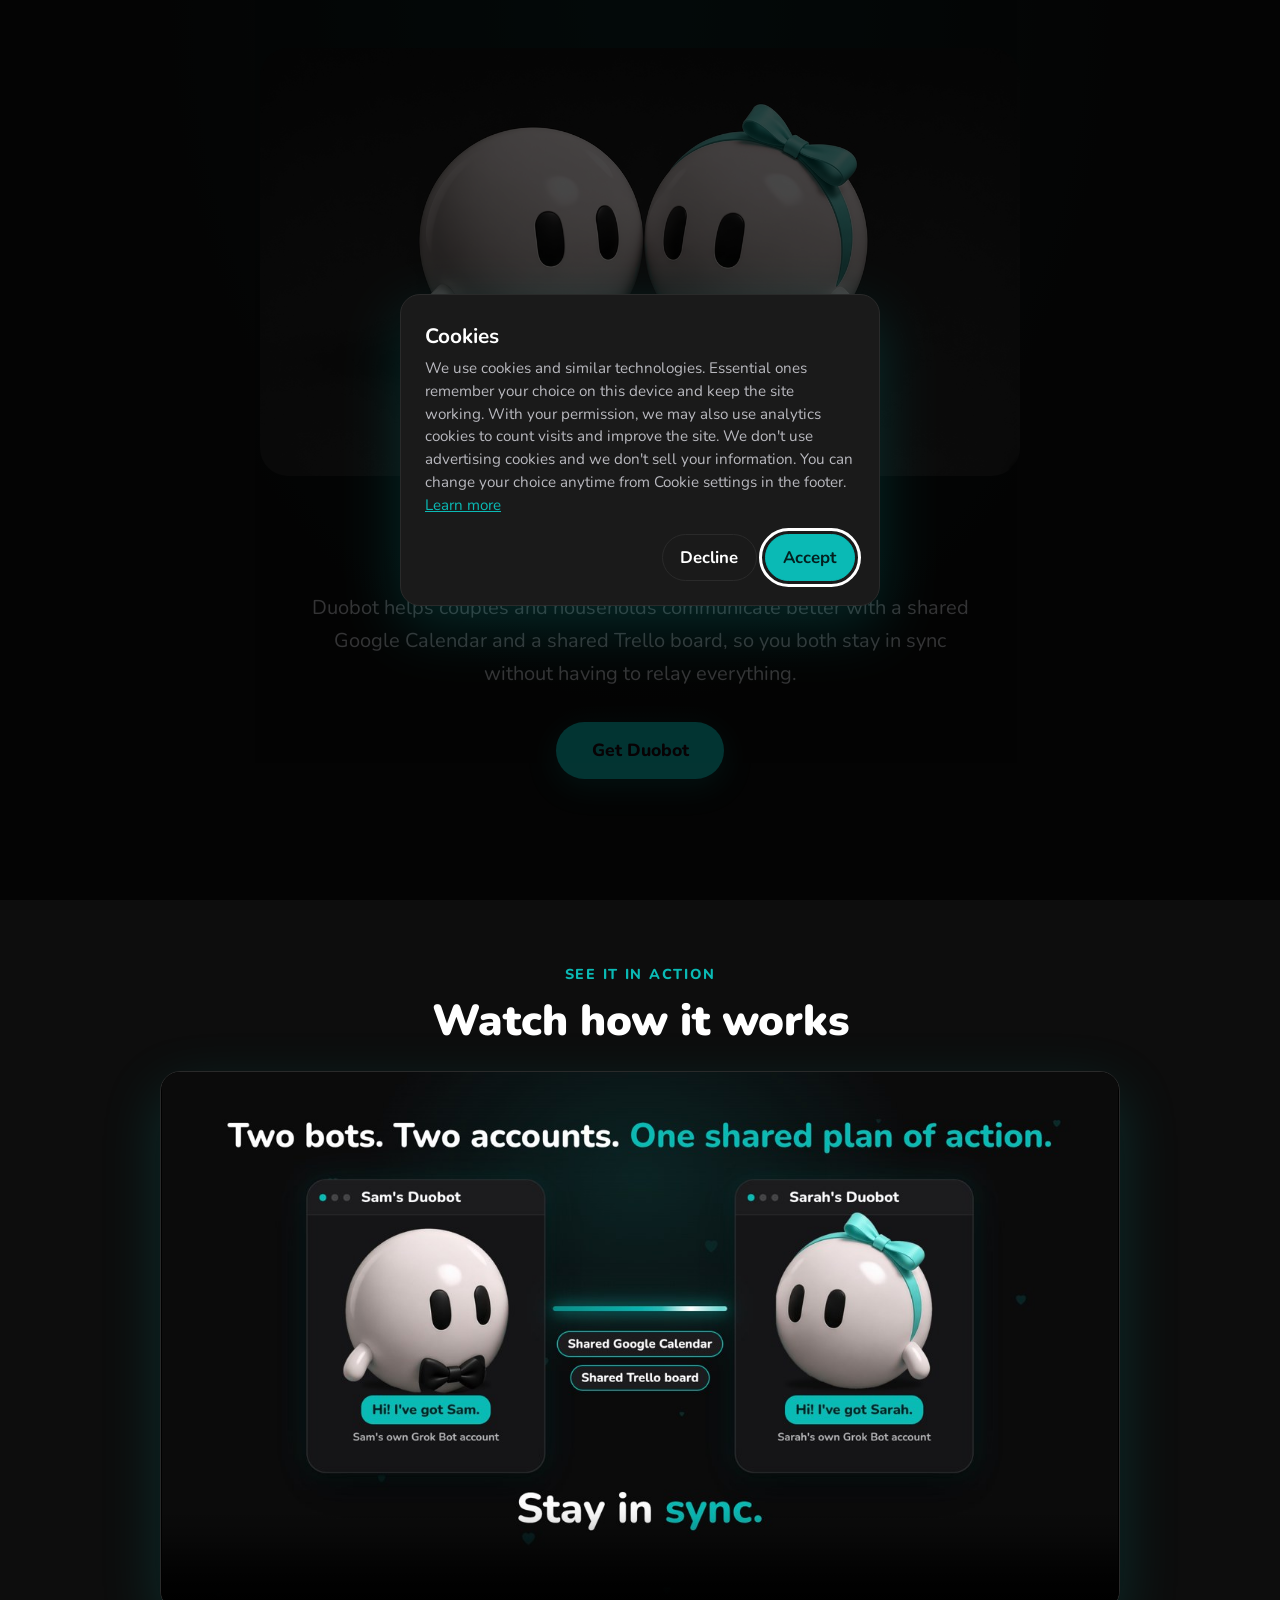
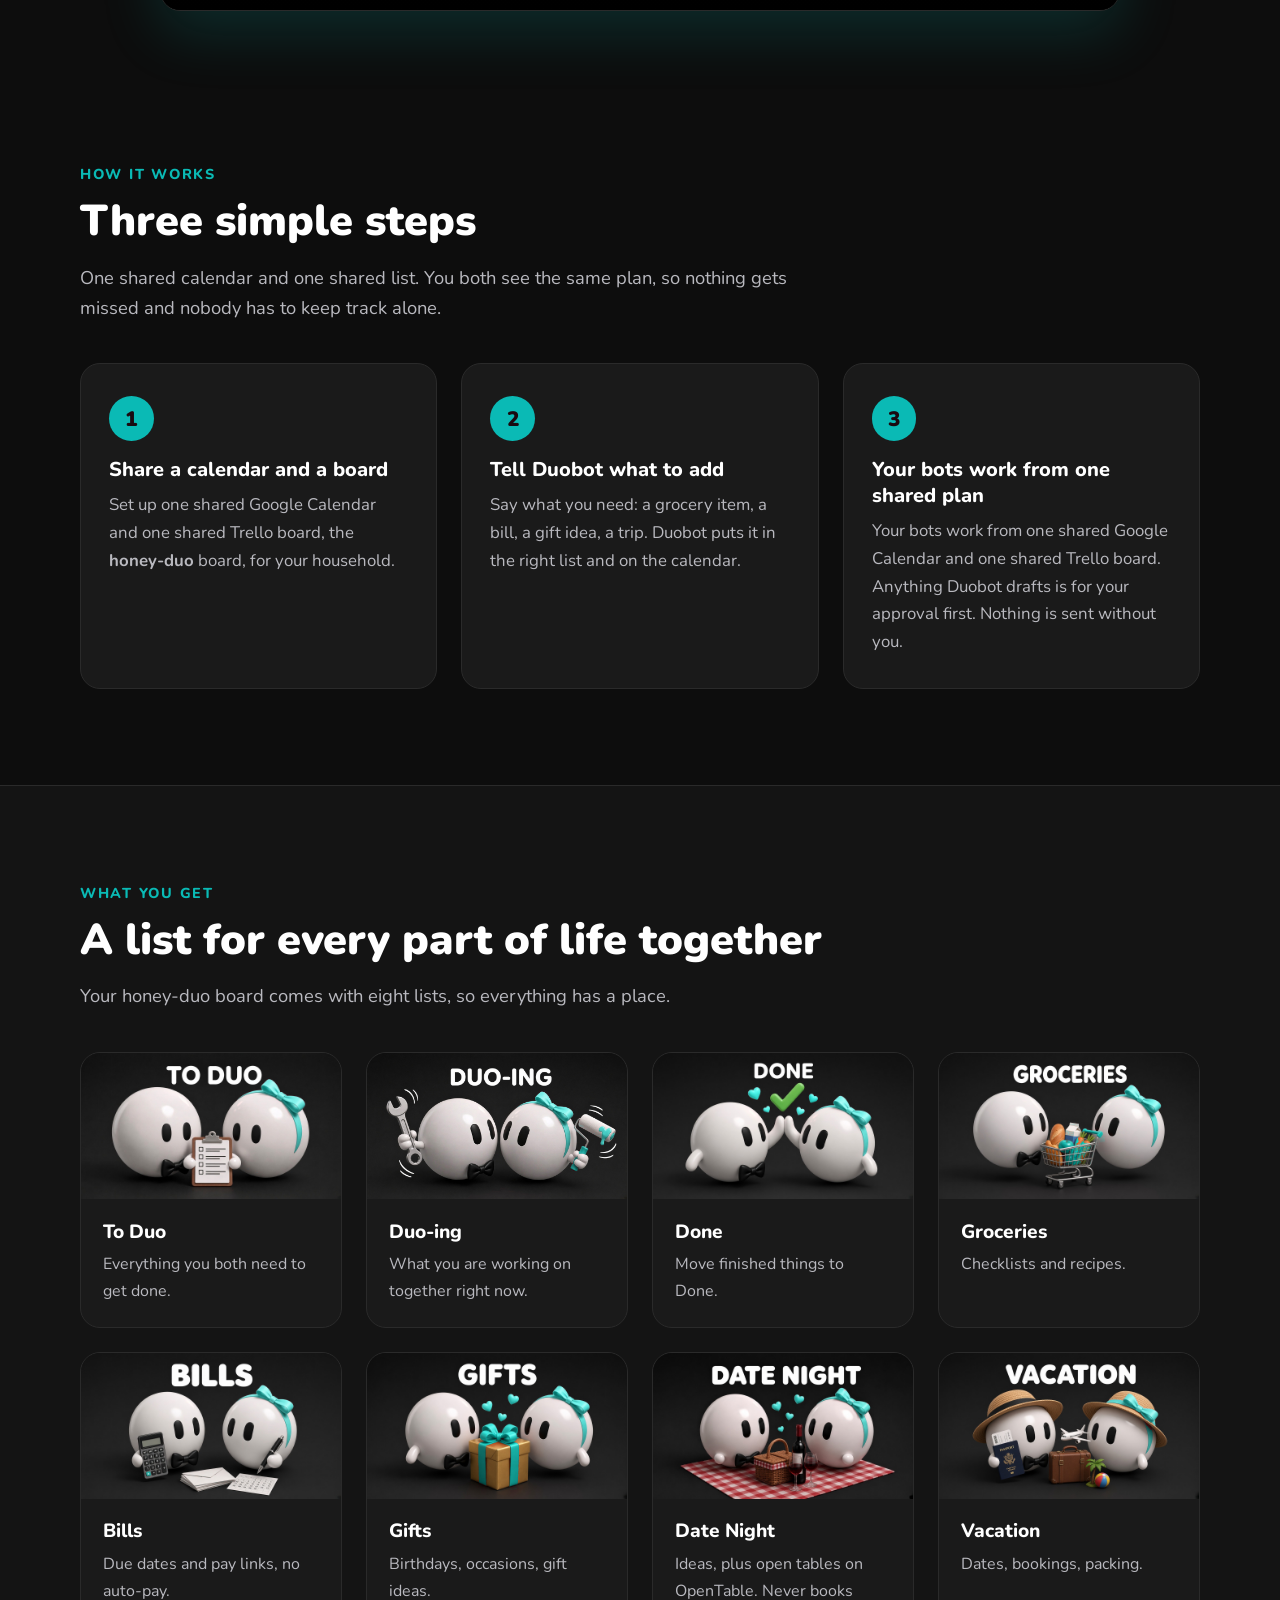
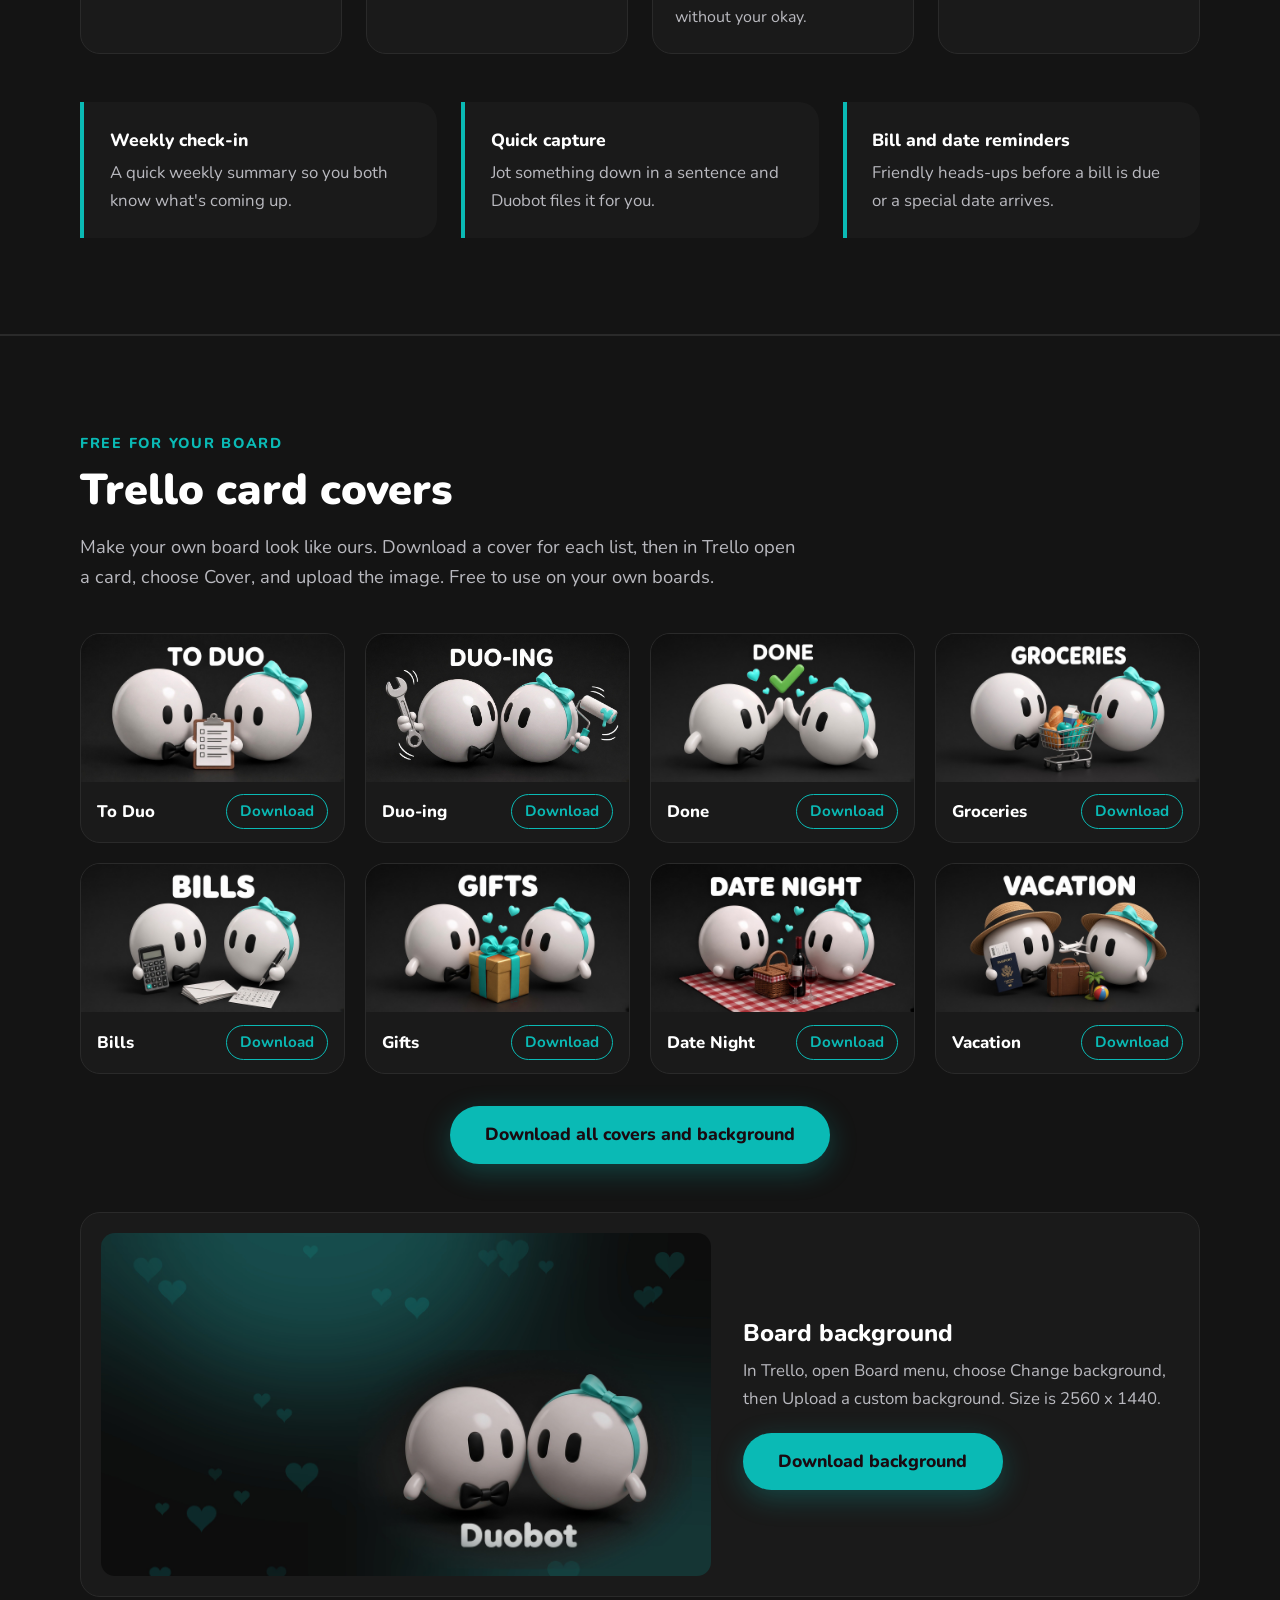
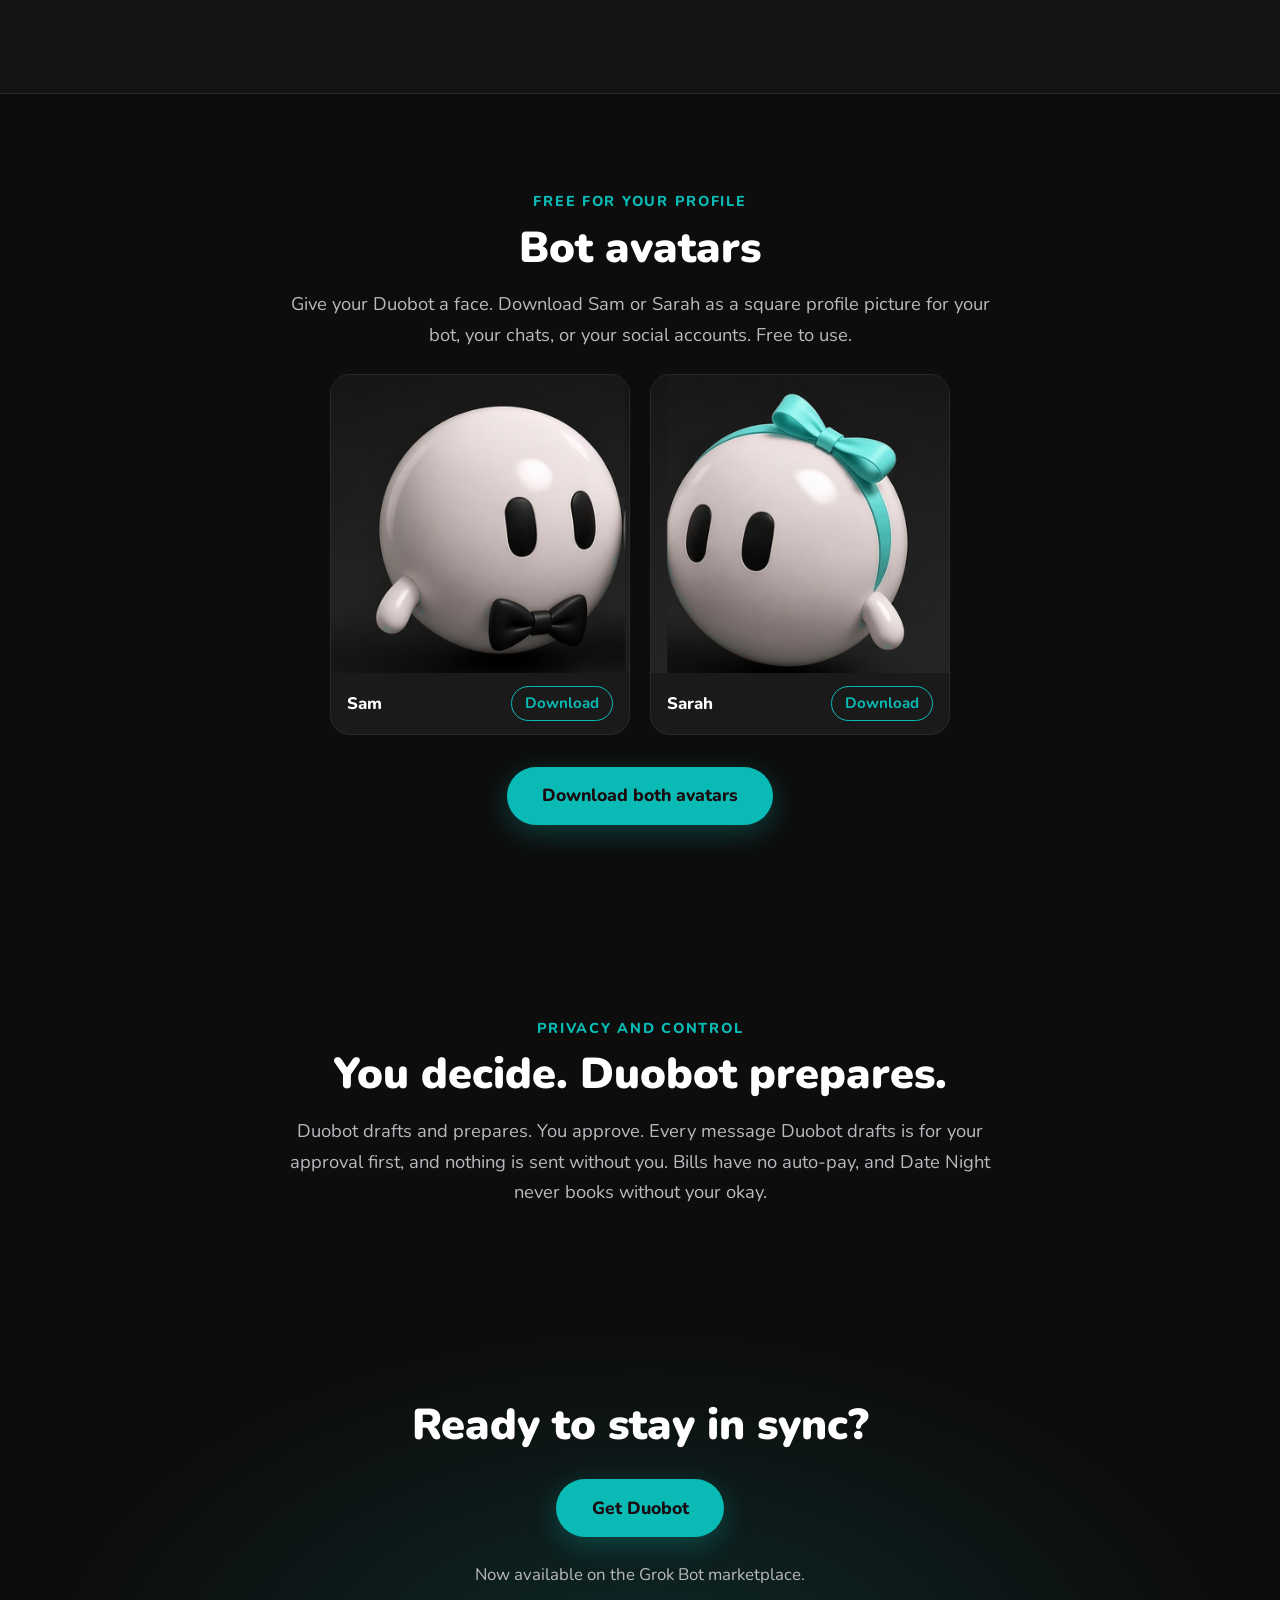
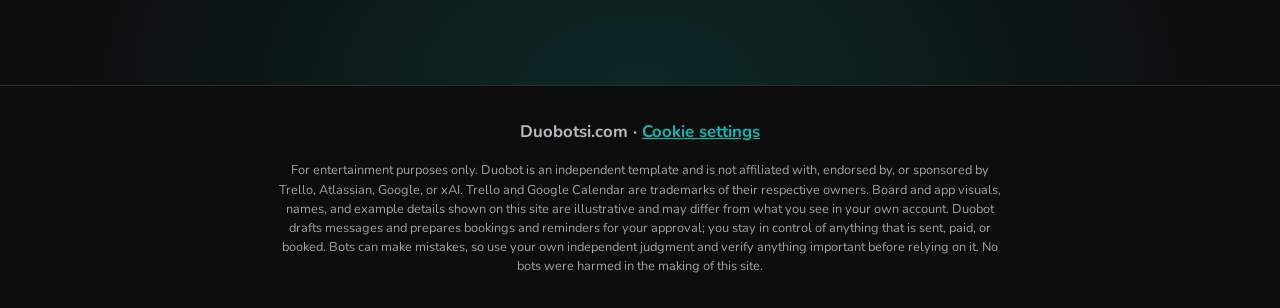
<file: index.html>
<!DOCTYPE html>
<html lang="en">
<head>
  <meta charset="utf-8">
  <meta name="viewport" content="width=device-width, initial-scale=1">
  <title>Duobot: Stay in sync.</title>
  <meta name="description" content="Duobot helps couples and households communicate better with a shared Google Calendar and a shared Trello board, so you both stay in sync without having to relay everything.">
  <meta name="theme-color" content="#0d0d0d">
  <meta property="og:title" content="Duobot: Stay in sync.">
  <meta property="og:description" content="A shareable bot template for couples and households.">
  <meta property="og:image" content="images/logo.jpg">
  <link rel="preconnect" href="https://fonts.googleapis.com">
  <link rel="preconnect" href="https://fonts.gstatic.com" crossorigin>
  <link href="https://fonts.googleapis.com/css2?family=Nunito:wght@400;600;700;800;900&display=swap" rel="stylesheet">
  <link rel="stylesheet" href="style.css">
</head>
<body>

  <header class="hero">
    <div class="container hero-inner">
      <img class="hero-logo" src="images/logo.jpg" alt="Duobot: two glossy white round bots side by side, one with a black bow tie and one with a pink bow" width="1280" height="720">
      <h1 class="tagline">Stay in sync.</h1>
      <p class="subhead">Duobot helps couples and households communicate better with a shared Google Calendar and a shared Trello board, so you both stay in sync without having to relay everything.</p>
      <a class="btn" href="/get/">Get Duobot</a>
    </div>
  </header>

  <section class="section video" id="demo">
    <div class="container narrow">
      <p class="eyebrow">See it in action</p>
      <h2>Watch how it works</h2>
      <video class="demo-video" controls preload="metadata" poster="images/video-poster.jpg" playsinline>
        <source src="demo.mp4" type="video/mp4">
        Your browser can't play this video. <a href="demo.mp4">Download the demo</a>.
      </video>
    </div>
  </section>

  <main>
    <section class="section" id="how">
      <div class="container">
        <p class="eyebrow">How it works</p>
        <h2>Three simple steps</h2>
        <p class="lead">One shared calendar and one shared list. You both see the same plan, so nothing gets missed and nobody has to keep track alone.</p>
        <ol class="steps">
          <li class="step">
            <span class="step-num" aria-hidden="true">1</span>
            <h3>Share a calendar and a board</h3>
            <p>Set up one shared Google Calendar and one shared Trello board, the <strong>honey-duo</strong> board, for your household.</p>
          </li>
          <li class="step">
            <span class="step-num" aria-hidden="true">2</span>
            <h3>Tell Duobot what to add</h3>
            <p>Say what you need: a grocery item, a bill, a gift idea, a trip. Duobot puts it in the right list and on the calendar.</p>
          </li>
          <li class="step">
            <span class="step-num" aria-hidden="true">3</span>
            <h3>Your bots work from one shared plan</h3>
            <p>Your bots work from one shared Google Calendar and one shared Trello board. Anything Duobot drafts is for your approval first. Nothing is sent without you.</p>
          </li>
        </ol>
      </div>
    </section>

    <section class="section alt" id="features">
      <div class="container">
        <p class="eyebrow">What you get</p>
        <h2>A list for every part of life together</h2>
        <p class="lead">Your honey-duo board comes with eight lists, so everything has a place.</p>

        <div class="grid">
          <figure class="card">
            <img src="images/to-duo.jpg" alt="To Duo list card: two bots with a clipboard checklist" width="1280" height="720" loading="lazy">
            <figcaption><strong>To Duo</strong><span>Everything you both need to get done.</span></figcaption>
          </figure>
          <figure class="card">
            <img src="images/duo-ing.jpg" alt="Duo-ing list card: two bots, one with a wrench and one with a paint roller" width="1280" height="720" loading="lazy">
            <figcaption><strong>Duo-ing</strong><span>What you are working on together right now.</span></figcaption>
          </figure>
          <figure class="card">
            <img src="images/done.jpg" alt="Done list card: two bots with a checkmark" width="1280" height="720" loading="lazy">
            <figcaption><strong>Done</strong><span>Move finished things to Done.</span></figcaption>
          </figure>
          <figure class="card">
            <img src="images/groceries.jpg" alt="Groceries list card: two bots with a shopping cart of groceries" width="1280" height="720" loading="lazy">
            <figcaption><strong>Groceries</strong><span>Checklists and recipes.</span></figcaption>
          </figure>
          <figure class="card">
            <img src="images/bills.jpg" alt="Bills list card: two bots with a calculator, envelopes and a calendar" width="1280" height="720" loading="lazy">
            <figcaption><strong>Bills</strong><span>Due dates and pay links, no auto-pay.</span></figcaption>
          </figure>
          <figure class="card">
            <img src="images/gifts.jpg" alt="Gifts list card: two bots with a wrapped gift" width="1280" height="720" loading="lazy">
            <figcaption><strong>Gifts</strong><span>Birthdays, occasions, gift ideas.</span></figcaption>
          </figure>
          <figure class="card">
            <img src="images/date-night.jpg" alt="Date Night list card: two bots on a picnic blanket with a basket and wine" width="1280" height="720" loading="lazy">
            <figcaption><strong>Date Night</strong><span>Ideas, plus open tables on OpenTable. Never books without your okay.</span></figcaption>
          </figure>
          <figure class="card">
            <img src="images/vacation.jpg" alt="Vacation list card: two bots in sun hats with a passport and suitcase" width="1280" height="720" loading="lazy">
            <figcaption><strong>Vacation</strong><span>Dates, bookings, packing.</span></figcaption>
          </figure>
        </div>

        <ul class="extras">
          <li><strong>Weekly check-in</strong><span>A quick weekly summary so you both know what's coming up.</span></li>
          <li><strong>Quick capture</strong><span>Jot something down in a sentence and Duobot files it for you.</span></li>
          <li><strong>Bill and date reminders</strong><span>Friendly heads-ups before a bill is due or a special date arrives.</span></li>
        </ul>
      </div>
    </section>

    <section class="section alt" id="covers">
      <div class="container">
        <p class="eyebrow">Free for your board</p>
        <h2>Trello card covers</h2>
        <p class="lead">Make your own board look like ours. Download a cover for each list, then in Trello open a card, choose Cover, and upload the image. Free to use on your own boards.</p>
        <div class="covers">
          <figure class="cover">
            <img src="images/to-duo.jpg" alt="To Duo Trello card cover" loading="lazy">
            <figcaption>To Duo<a class="dl" href="images/to-duo.jpg" download="duobot-to-duo-cover.jpg">Download</a></figcaption>
          </figure>
          <figure class="cover">
            <img src="images/duo-ing.jpg" alt="Duo-ing Trello card cover" loading="lazy">
            <figcaption>Duo-ing<a class="dl" href="images/duo-ing.jpg" download="duobot-duo-ing-cover.jpg">Download</a></figcaption>
          </figure>
          <figure class="cover">
            <img src="images/done.jpg" alt="Done Trello card cover" loading="lazy">
            <figcaption>Done<a class="dl" href="images/done.jpg" download="duobot-done-cover.jpg">Download</a></figcaption>
          </figure>
          <figure class="cover">
            <img src="images/groceries.jpg" alt="Groceries Trello card cover" loading="lazy">
            <figcaption>Groceries<a class="dl" href="images/groceries.jpg" download="duobot-groceries-cover.jpg">Download</a></figcaption>
          </figure>
          <figure class="cover">
            <img src="images/bills.jpg" alt="Bills Trello card cover" loading="lazy">
            <figcaption>Bills<a class="dl" href="images/bills.jpg" download="duobot-bills-cover.jpg">Download</a></figcaption>
          </figure>
          <figure class="cover">
            <img src="images/gifts.jpg" alt="Gifts Trello card cover" loading="lazy">
            <figcaption>Gifts<a class="dl" href="images/gifts.jpg" download="duobot-gifts-cover.jpg">Download</a></figcaption>
          </figure>
          <figure class="cover">
            <img src="images/date-night.jpg" alt="Date Night Trello card cover" loading="lazy">
            <figcaption>Date Night<a class="dl" href="images/date-night.jpg" download="duobot-date-night-cover.jpg">Download</a></figcaption>
          </figure>
          <figure class="cover">
            <img src="images/vacation.jpg" alt="Vacation Trello card cover" loading="lazy">
            <figcaption>Vacation<a class="dl" href="images/vacation.jpg" download="duobot-vacation-cover.jpg">Download</a></figcaption>
          </figure>
        </div>
        <p class="all"><a class="btn" href="downloads/duobot-trello-covers.zip" download>Download all covers and background</a></p>
        <div class="boardbg">
          <img src="images/trello-background.jpg" alt="Duobot Trello board background: dark with Tiffany blue glow, faint hearts and the two bots" loading="lazy">
          <div>
            <h3>Board background</h3>
            <p>In Trello, open Board menu, choose Change background, then Upload a custom background. Size is 2560 x 1440.</p>
            <a class="btn" href="images/trello-background.jpg" download="duobot-trello-background.jpg">Download background</a>
          </div>
        </div>

      </div>
    </section>

    <section class="section" id="avatars">
      <div class="container narrow">
        <p class="eyebrow">Free for your profile</p>
        <h2>Bot avatars</h2>
        <p class="lead">Give your Duobot a face. Download Sam or Sarah as a square profile picture for your bot, your chats, or your social accounts. Free to use.</p>
        <div class="avatars">
          <figure class="avatar">
            <img src="images/avatar-sam.jpg" alt="Sam, the Duobot with a black bow tie, square avatar" loading="lazy" width="340" height="340">
            <figcaption>Sam<a class="dl" href="images/avatar-sam.jpg" download="duobot-sam-avatar.jpg">Download</a></figcaption>
          </figure>
          <figure class="avatar">
            <img src="images/avatar-sarah.jpg" alt="Sarah, the Duobot with a Tiffany blue bow headband, square avatar" loading="lazy" width="340" height="340">
            <figcaption>Sarah<a class="dl" href="images/avatar-sarah.jpg" download="duobot-sarah-avatar.jpg">Download</a></figcaption>
          </figure>
        </div>
        <p class="all"><a class="btn" href="downloads/duobot-avatars.zip" download>Download both avatars</a></p>
      </div>
    </section>


    <section class="section" id="privacy">
      <div class="container narrow">
        <p class="eyebrow">Privacy and control</p>
        <h2>You decide. Duobot prepares.</h2>
        <p class="lead">Duobot drafts and prepares. You approve. Every message Duobot drafts is for your approval first, and nothing is sent without you. Bills have no auto-pay, and Date Night never books without your okay.</p>
      </div>
    </section>

    <section class="section cta" id="get">
      <div class="container narrow">
        <h2>Ready to stay in sync?</h2>
        <a class="btn" href="/get/">Get Duobot</a>
        <p class="soon">Now available on the Grok Bot marketplace.</p>
      </div>
    </section>
  </main>

  <footer class="footer">
    <div class="container">
      <p>Duobotsi.com &middot; <button type="button" class="linkbtn" id="cookie-open">Cookie settings</button></p>
      <p class="disclaimer">For entertainment purposes only. Duobot is an independent template and is not affiliated with, endorsed by, or sponsored by Trello, Atlassian, Google, or xAI. Trello and Google Calendar are trademarks of their respective owners. Board and app visuals, names, and example details shown on this site are illustrative and may differ from what you see in your own account. Duobot drafts messages and prepares bookings and reminders for your approval; you stay in control of anything that is sent, paid, or booked. Bots can make mistakes, so use your own independent judgment and verify anything important before relying on it. No bots were harmed in the making of this site.</p>
    </div>
  </footer>


  <div class="cookie-banner" id="cookie-banner" role="dialog" aria-modal="true" aria-labelledby="ck-title" hidden>
    <div class="cookie-box">
    <div class="cookie-text">
      <strong id="ck-title">Cookies</strong>
      <p>We use cookies and similar technologies. Essential ones remember your choice on this device and keep the site working. With your permission, we may also use analytics cookies to count visits and improve the site. We don't use advertising cookies and we don't sell your information. You can change your choice anytime from Cookie settings in the footer. <a href="#cookie-notice" id="ck-learn">Learn more</a></p>
    </div>
    <div class="cookie-actions">
      <button type="button" class="cbtn" id="ck-reject">Decline</button>
      <button type="button" class="cbtn primary" id="ck-accept">Accept</button>
    </div>
    </div>
  </div>

  <div class="cookie-modal" id="cookie-modal" role="dialog" aria-modal="true" aria-labelledby="ckm-title" hidden>
    <div class="cookie-panel">
      <h2 id="ckm-title">Cookie settings</h2>
      <div class="ck-row"><div><strong>Essential</strong><span>Remembers your cookie choice on this device. Always on.</span></div><input type="checkbox" checked disabled aria-label="Essential cookies, always on"></div>
      <div class="ck-row"><div><strong>Analytics</strong><span>Simple visit counts to help improve the site. Counts visits without tracking you across sites.</span></div><input type="checkbox" id="ck-analytics" aria-label="Analytics cookies"></div>
      <div class="cookie-actions">
        <button type="button" class="cbtn" id="ckm-close">Cancel</button>
        <button type="button" class="cbtn primary" id="ckm-save">Save choices</button>
      </div>
    </div>
  </div>


  <div class="cookie-modal" id="cookie-notice" role="dialog" aria-modal="true" aria-labelledby="ckn-title" hidden>
    <div class="cookie-panel notice">
      <h2 id="ckn-title">Cookie notice</h2>
      <p><strong>What we use.</strong> A small saved setting on your device that remembers your cookie choice. Nothing else is set unless you accept analytics.</p>
      <p><strong>Analytics (optional).</strong> Simple, aggregated visit counts, used only after you press Accept. Declining doesn't affect how the site works.</p>
      <p><strong>Third parties.</strong> If you play the demo video or follow links to Trello, Google, or other sites, those sites have their own cookie and privacy policies.</p>
      <p><strong>Your choices.</strong> You can change or withdraw your choice anytime from Cookie settings in the footer, or clear cookies in your browser.</p>
      <div class="cookie-actions"><button type="button" class="cbtn primary" id="ckn-close">Close</button></div>
    </div>
  </div>

  <script>
  (function(){
    var KEY='duobot_cookie_choice', $=function(i){return document.getElementById(i)};
    var banner=$('cookie-banner'), modal=$('cookie-modal'), box=$('ck-analytics');
    function get(){try{return JSON.parse(localStorage.getItem(KEY))}catch(e){return null}}
    function save(a){try{localStorage.setItem(KEY,JSON.stringify({analytics:a,date:new Date().toISOString()}))}catch(e){}banner.hidden=true;modal.hidden=true;}
    function openModal(){var c=get();box.checked=!!(c&&c.analytics);banner.hidden=true;modal.hidden=false;$('ckm-save').focus();}
    if(!get()){banner.hidden=false;$('ck-accept').focus();}
    $('ck-learn').onclick=function(e){e.preventDefault();$('cookie-notice').hidden=false;$('ckn-close').focus();};
    $('ckn-close').onclick=function(){$('cookie-notice').hidden=true;};
    $('ck-accept').onclick=function(){save(true)};
    $('ck-reject').onclick=function(){save(false)};
        $('cookie-open').onclick=openModal;
    $('ckm-save').onclick=function(){save(box.checked)};
    $('ckm-close').onclick=function(){modal.hidden=true;if(!get())banner.hidden=false;};
    document.addEventListener('keydown',function(e){if(e.key==='Escape'&&!modal.hidden)$('ckm-close').click()});
  })();
  </script>
</body>
</html>
</file>
<file: style.css>
:root {
  --bg: #0d0d0d;
  --bg-alt: #141414;
  --card: #1a1a1a;
  --line: #2a2a2a;
  --text: #ffffff;
  --muted: #b9b9bf;
  --pink: #0abab5;
  --pink-dark: #08948f;
  --radius: 20px;
}

*, *::before, *::after { box-sizing: border-box; }

html { scroll-behavior: smooth; }

body {
  margin: 0;
  background: var(--bg);
  color: var(--text);
  font-family: "Nunito", ui-rounded, "SF Pro Rounded", "Hiragino Maru Gothic ProN", "Quicksand", system-ui, -apple-system, "Segoe UI", Roboto, sans-serif;
  font-size: 1.05rem;
  line-height: 1.65;
  -webkit-font-smoothing: antialiased;
}

img { display: block; max-width: 100%; height: auto; }

.container { width: min(1120px, 100% - 3rem); margin-inline: auto; }
.narrow { width: min(760px, 100% - 3rem); text-align: center; }

/* Hero */
.hero {
  padding: clamp(1.5rem, 4vw, 3rem) 0 clamp(3rem, 7vw, 5.5rem);
  background: radial-gradient(ellipse at 50% 0%, rgba(10,186,181,.12), transparent 60%), var(--bg);
  text-align: center;
}
.hero-logo {
  width: min(760px, 100%);
  margin: 0 auto;
  border-radius: 28px;
}
.tagline {
  margin: 1.5rem 0 .75rem;
  font-size: clamp(2.6rem, 7vw, 4.5rem);
  font-weight: 900;
  line-height: 1.1;
  letter-spacing: -.01em;
  color: var(--pink);
}
.subhead {
  max-width: 680px;
  margin: 0 auto 2rem;
  font-size: clamp(1.05rem, 2.2vw, 1.25rem);
  color: var(--muted);
}

/* Buttons */
.btn {
  display: inline-block;
  padding: .9rem 2.2rem;
  border-radius: 999px;
  background: var(--pink);
  color: #1a0a10;
  font-weight: 800;
  font-size: 1.1rem;
  text-decoration: none;
  box-shadow: 0 8px 28px rgba(10,186,181,.28);
  transition: transform .15s ease, background .15s ease, box-shadow .15s ease;
}
.btn:hover, .btn:focus-visible { background: var(--pink-dark); transform: translateY(-2px); box-shadow: 0 12px 32px rgba(10,186,181,.38); }
.btn:focus-visible { outline: 3px solid #fff; outline-offset: 3px; }

/* Sections */
.section { padding: clamp(3.5rem, 8vw, 6rem) 0; }
.section.alt { background: var(--bg-alt); border-block: 1px solid var(--line); }
.eyebrow {
  margin: 0 0 .5rem;
  color: var(--pink);
  font-weight: 800;
  font-size: .9rem;
  letter-spacing: .12em;
  text-transform: uppercase;
}
h2 {
  margin: 0 0 1rem;
  font-size: clamp(1.8rem, 4.5vw, 2.7rem);
  font-weight: 900;
  line-height: 1.2;
}
h3 { margin: 0 0 .5rem; font-size: 1.25rem; font-weight: 800; line-height: 1.3; }
.lead { max-width: 720px; margin: 0 0 2.5rem; color: var(--muted); font-size: 1.15rem; }
.narrow .lead { margin-inline: auto; margin-bottom: 0; }
#how .container, #features .container { text-align: left; }

/* Steps */
.steps {
  list-style: none;
  margin: 2.5rem 0 0;
  padding: 0;
  display: grid;
  grid-template-columns: repeat(3, 1fr);
  gap: 1.5rem;
}
.step {
  background: var(--card);
  border: 1px solid var(--line);
  border-radius: var(--radius);
  padding: 2rem 1.75rem;
}
.step p { margin: 0; color: var(--muted); }
.step-num {
  display: grid;
  place-items: center;
  width: 2.8rem;
  height: 2.8rem;
  margin-bottom: 1rem;
  border-radius: 50%;
  background: var(--pink);
  color: #1a0a10;
  font-weight: 900;
  font-size: 1.3rem;
}

/* Feature grid */
.grid {
  display: grid;
  grid-template-columns: repeat(4, 1fr);
  gap: 1.5rem;
}
.card {
  margin: 0;
  background: var(--card);
  border: 1px solid var(--line);
  border-radius: var(--radius);
  overflow: hidden;
  transition: transform .2s ease, border-color .2s ease;
}
.card:hover { transform: translateY(-4px); border-color: rgba(10,186,181,.6); }
.card img { width: 100%; aspect-ratio: 16 / 9; object-fit: cover; }
.card figcaption { padding: 1.1rem 1.4rem 1.4rem; }
.card figcaption strong { display: block; font-size: 1.2rem; font-weight: 800; }
.card figcaption span { display: block; margin-top: .2rem; color: var(--muted); font-size: 1rem; }

.extras {
  list-style: none;
  margin: 3rem 0 0;
  padding: 0;
  display: grid;
  grid-template-columns: repeat(3, 1fr);
  gap: 1.5rem;
}
.extras li {
  padding: 1.5rem 1.5rem 1.5rem 1.6rem;
  border-left: 4px solid var(--pink);
  background: var(--card);
  border-radius: 0 var(--radius) var(--radius) 0;
}
.extras strong { display: block; font-size: 1.1rem; font-weight: 800; }
.extras span { display: block; margin-top: .25rem; color: var(--muted); }

/* CTA */
.cta {
  background: radial-gradient(ellipse at 50% 100%, rgba(10,186,181,.16), transparent 65%), var(--bg);
  text-align: center;
}
.cta h2 { margin-bottom: 1.75rem; }
.soon { margin: 1.5rem 0 0; color: var(--muted); }

/* Footer */
.footer {
  padding: 2rem 0;
  border-top: 1px solid var(--line);
  text-align: center;
  color: var(--muted);
}
.footer p { margin: 0; font-weight: 700; }
.footer .disclaimer { margin: 1rem auto 0; max-width: 46rem; font-size: 0.8rem; font-weight: 400; line-height: 1.5; opacity: 0.85; }

/* Responsive */
@media (max-width: 900px) {
  .steps, .extras { grid-template-columns: 1fr; }
  .grid { grid-template-columns: repeat(2, 1fr); }
}
@media (max-width: 560px) {
  body { font-size: 1rem; }
  .grid { grid-template-columns: 1fr; }
  .hero-logo { border-radius: 18px; }
  .btn { width: 100%; max-width: 320px; text-align: center; }
}
@media (prefers-reduced-motion: reduce) {
  html { scroll-behavior: auto; }
  * { transition: none !important; }
}

/* Trello covers */
.covers { display: grid; grid-template-columns: repeat(auto-fill, minmax(240px, 1fr)); gap: 1.25rem; margin-bottom: 2rem; }
.cover { margin: 0; background: var(--card); border: 1px solid var(--line); border-radius: var(--radius); overflow: hidden; }
.cover img { display: block; width: 100%; height: auto; aspect-ratio: 16/9; object-fit: cover; }
.cover figcaption { display: flex; justify-content: space-between; align-items: center; padding: .8rem 1rem; font-weight: 800; }
.cover .dl { color: var(--pink); font-weight: 700; text-decoration: none; border: 1px solid var(--pink); border-radius: 999px; padding: .25rem .8rem; font-size: .95rem; }
.cover .dl:hover, .cover .dl:focus-visible { background: var(--pink); color: #0d0d0d; outline: none; }
.all { text-align: center; margin: 0; }

.boardbg { display: grid; grid-template-columns: minmax(0,1.4fr) minmax(0,1fr); gap: 2rem; align-items: center; margin-top: 3rem; padding: 1.25rem; background: var(--card); border: 1px solid var(--line); border-radius: var(--radius); }
.boardbg img { width: 100%; height: auto; border-radius: 14px; display: block; }
.boardbg h3 { margin: 0 0 .5rem; font-size: 1.5rem; }
.boardbg p { color: var(--muted); margin: 0 0 1.25rem; }
@media (max-width: 760px) { .boardbg { grid-template-columns: 1fr; } }

/* Demo video */
.video { padding-bottom: clamp(2rem, 5vw, 3.5rem); }
.video h2 { margin-bottom: 1.5rem; }
.demo-video { display: block; width: 100%; height: auto; aspect-ratio: 16/9; background: #000; border: 1px solid var(--line); border-radius: var(--radius); box-shadow: 0 20px 60px rgba(10,186,181,.18); }
.video .narrow { width: min(960px, 100% - 3rem); }

/* Cookie settings */
[hidden] { display: none !important; }
.linkbtn { background: none; border: 0; padding: 0; color: var(--pink); font: inherit; text-decoration: underline; cursor: pointer; }
.linkbtn:focus-visible, .cbtn:focus-visible { outline: 3px solid #fff; outline-offset: 3px; }
.cookie-banner { position: fixed; left: 1rem; right: 1rem; bottom: 1rem; z-index: 50; max-width: 860px; margin-inline: auto; display: flex; gap: 1rem 1.5rem; align-items: center; justify-content: space-between; flex-wrap: wrap; background: var(--card); border: 1px solid var(--line); border-radius: var(--radius); padding: 1rem 1.25rem; box-shadow: 0 16px 48px rgba(0,0,0,.6); }
.cookie-text { flex: 1 1 300px; }
.cookie-text p { margin: .25rem 0 0; color: var(--muted); font-size: .95rem; }
.cookie-actions { display: flex; gap: .5rem; flex-wrap: wrap; }
.cbtn { font: inherit; font-weight: 700; color: #fff; background: transparent; border: 1px solid var(--line); border-radius: 999px; padding: .55rem 1.1rem; cursor: pointer; }
.cbtn:hover { border-color: var(--pink); }
.cbtn.primary { background: var(--pink); border-color: var(--pink); color: #04201f; }
.cbtn.primary:hover { background: var(--pink-dark); border-color: var(--pink-dark); color: #fff; }
.cookie-modal { position: fixed; inset: 0; z-index: 60; background: rgba(0,0,0,.7); display: flex; align-items: center; justify-content: center; padding: 1rem; }
.cookie-panel { width: min(520px, 100%); background: var(--card); border: 1px solid var(--line); border-radius: var(--radius); padding: 1.5rem; text-align: left; }
.cookie-panel h2 { margin: 0 0 1rem; font-size: 1.4rem; }
.ck-row { display: flex; justify-content: space-between; align-items: center; gap: 1rem; padding: .85rem 0; border-top: 1px solid var(--line); }
.ck-row span { display: block; color: var(--muted); font-size: .92rem; margin-top: .15rem; }
.ck-row input { width: 22px; height: 22px; accent-color: var(--pink); flex: none; }
.cookie-panel .cookie-actions { justify-content: flex-end; margin-top: 1rem; }

/* Cookie pop-up (centered overlay on first visit) */
.cookie-banner { inset: 0; left: 0; right: 0; bottom: 0; max-width: none; margin: 0; padding: 1rem; background: rgba(0,0,0,.72); border: 0; border-radius: 0; box-shadow: none; display: flex; align-items: center; justify-content: center; }
.cookie-banner[hidden] { display: none !important; }
.cookie-box { width: min(480px, 100%); background: var(--card); border: 1px solid var(--line); border-radius: var(--radius); padding: 1.5rem; box-shadow: 0 20px 60px rgba(10,186,181,.2); text-align: left; }
.cookie-box strong { font-size: 1.3rem; }
.cookie-box .cookie-actions { margin-top: 1.1rem; justify-content: flex-end; }

.cookie-text a { color: var(--pink); text-decoration: underline; }
.cookie-text p { line-height: 1.5; }
.cookie-panel.notice { max-height: 85vh; overflow-y: auto; }
.cookie-panel.notice p { color: var(--muted); font-size: .95rem; line-height: 1.55; margin: 0 0 .8rem; }
.cookie-panel.notice strong { color: #fff; }
#cookie-notice { z-index: 70; }

/* Avatars */
#avatars .narrow { text-align: center; }
#avatars .lead { margin-inline: auto; }
.avatars { display: grid; grid-template-columns: repeat(2, minmax(0, 300px)); gap: 1.25rem; justify-content: center; margin: 1.5rem 0 2rem; }
.avatar { margin: 0; background: var(--card); border: 1px solid var(--line); border-radius: var(--radius); overflow: hidden; text-align: left; }
.avatar img { display: block; width: 100%; height: auto; aspect-ratio: 1/1; object-fit: cover; }
.avatar figcaption { display: flex; justify-content: space-between; align-items: center; padding: .8rem 1rem; font-weight: 800; }
.avatar .dl { color: var(--pink); font-weight: 700; text-decoration: none; border: 1px solid var(--pink); border-radius: 999px; padding: .25rem .8rem; font-size: .95rem; }
.avatar .dl:hover, .avatar .dl:focus-visible { background: var(--pink); color: #0d0d0d; outline: none; }
@media (max-width: 520px) { .avatars { grid-template-columns: 1fr 1fr; } }
</file>
